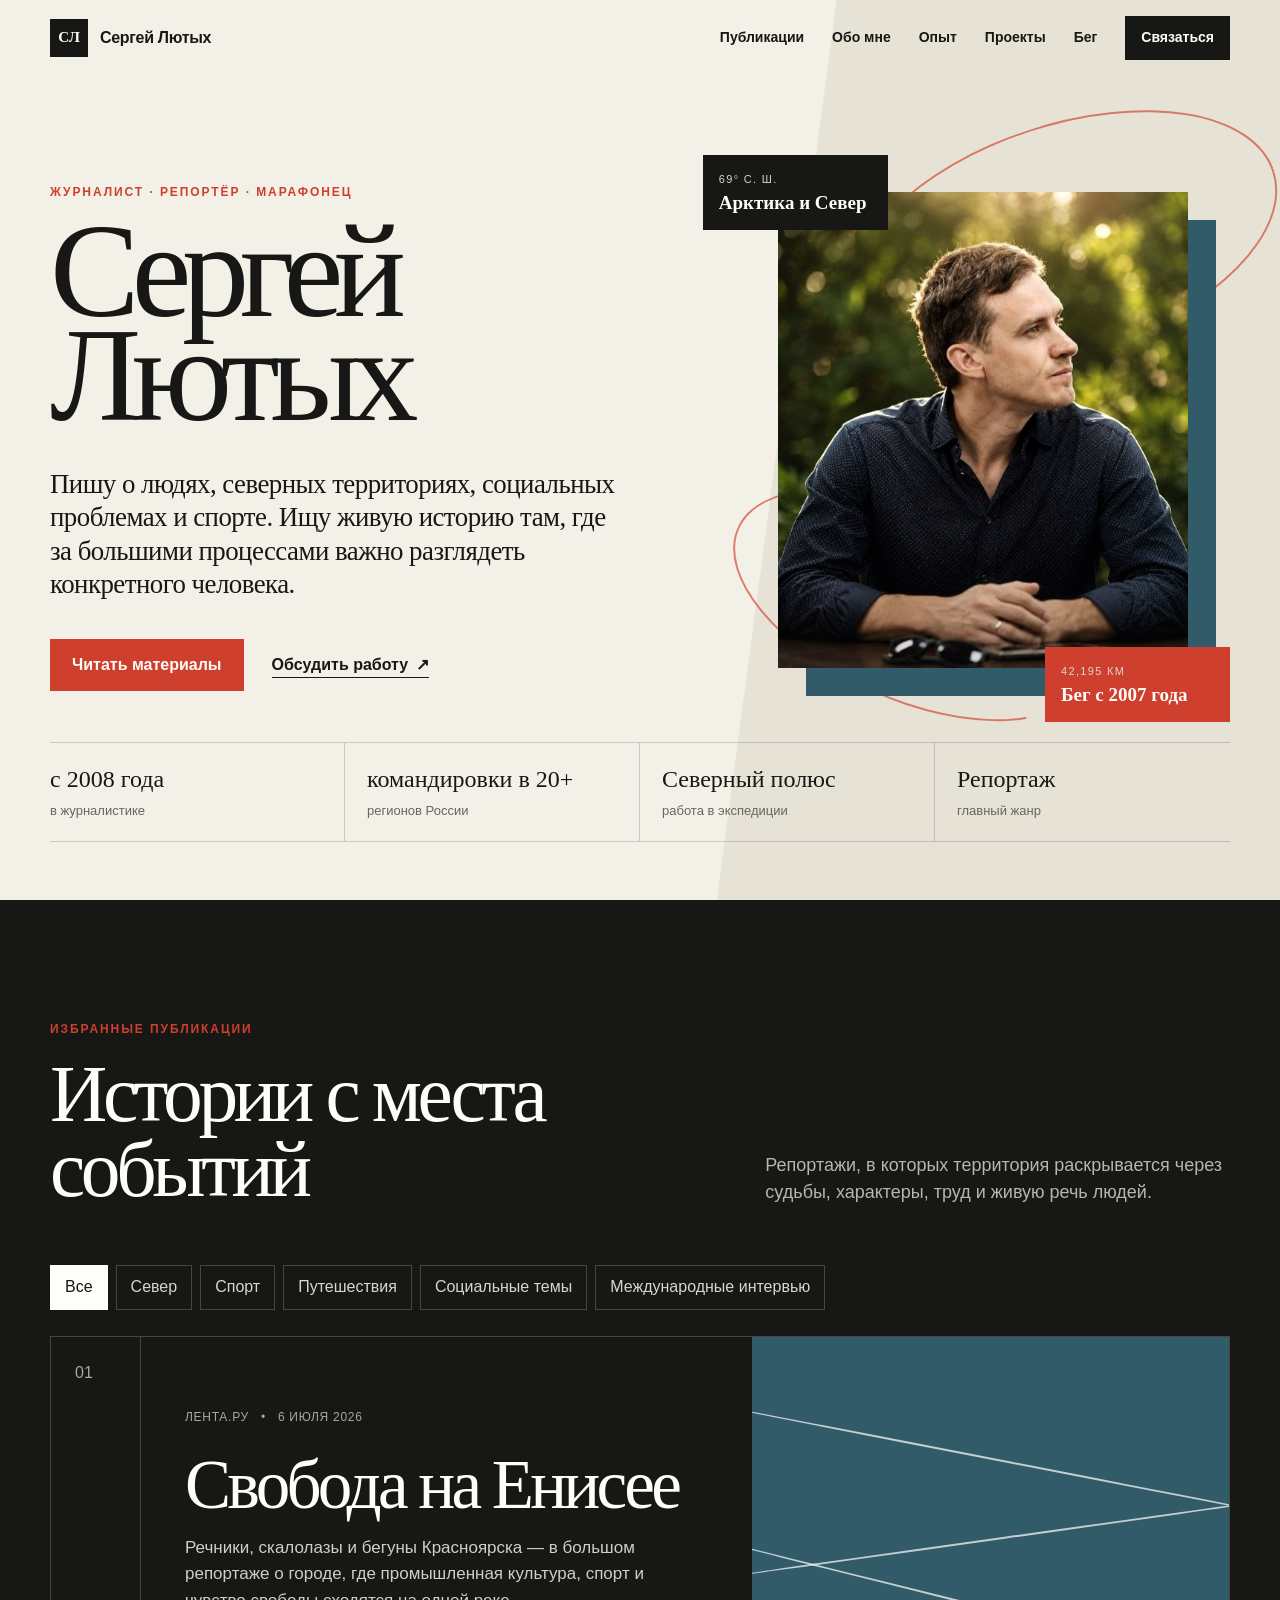
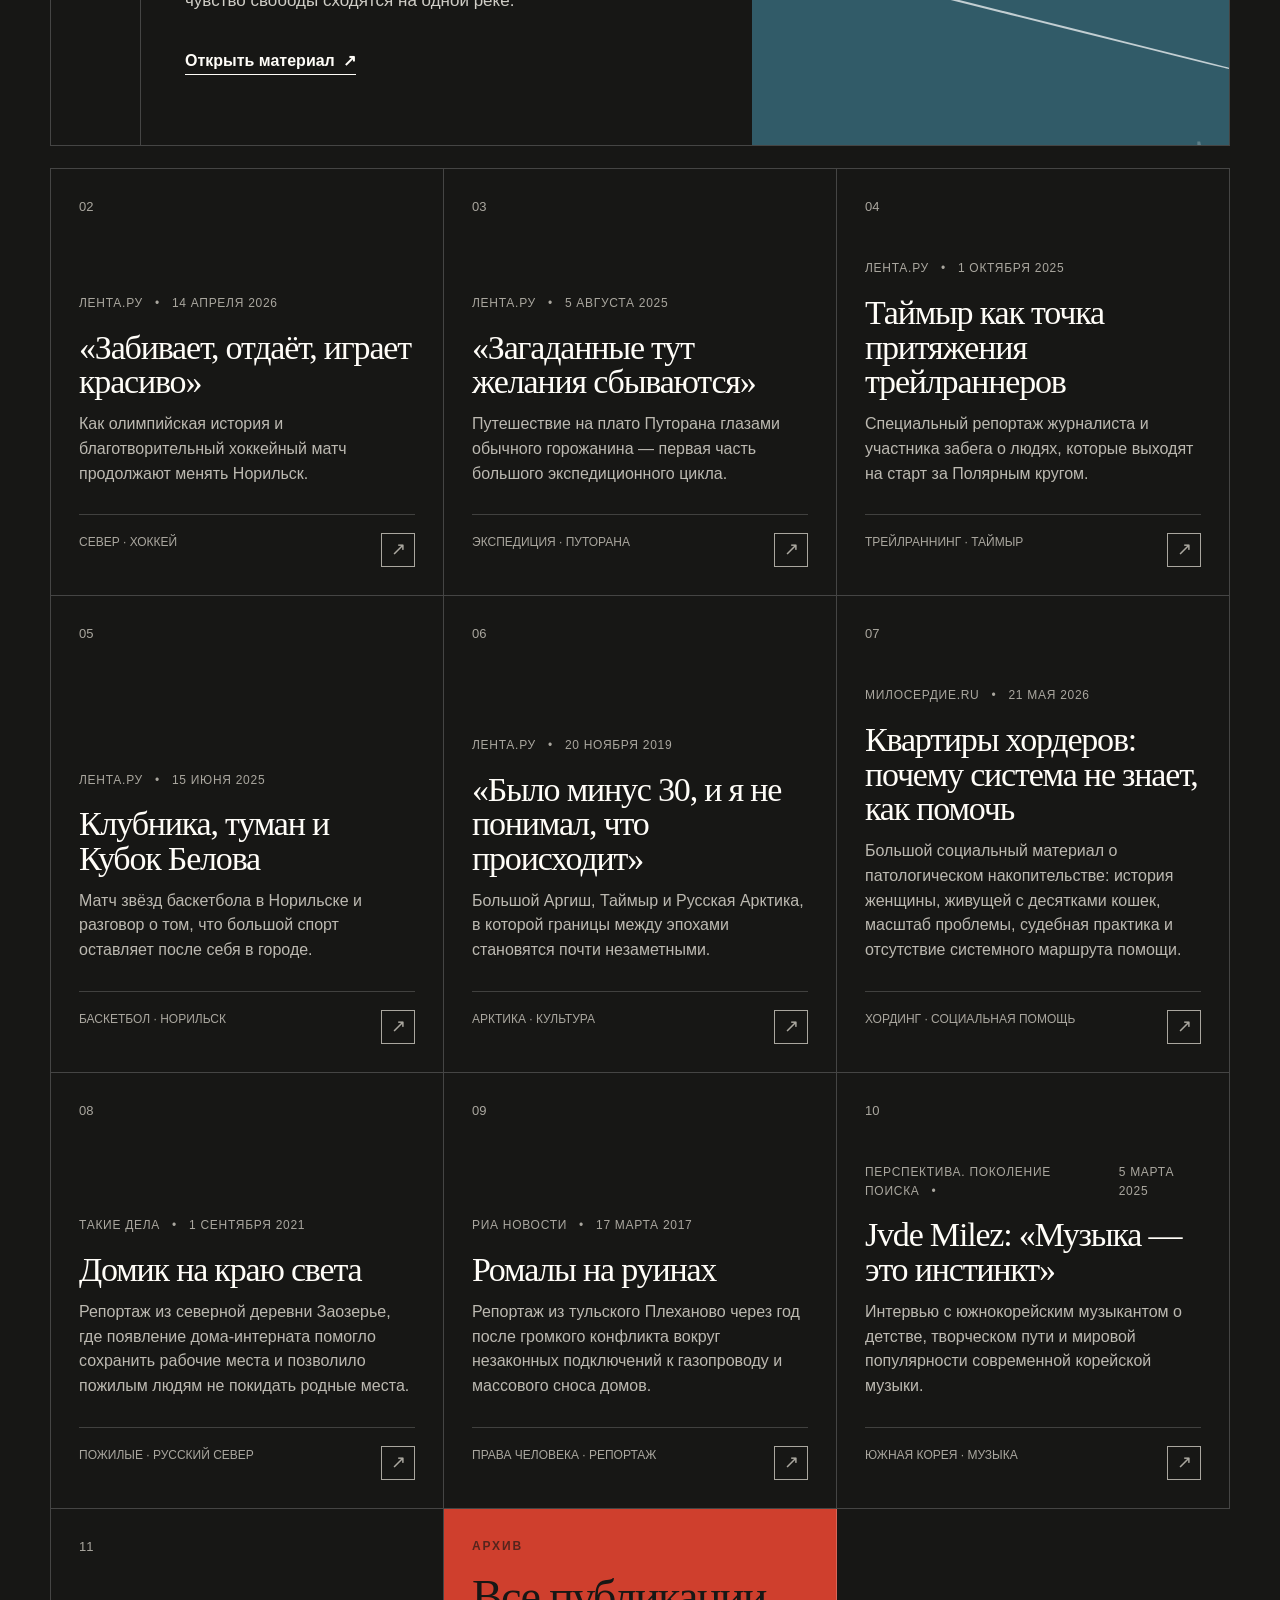
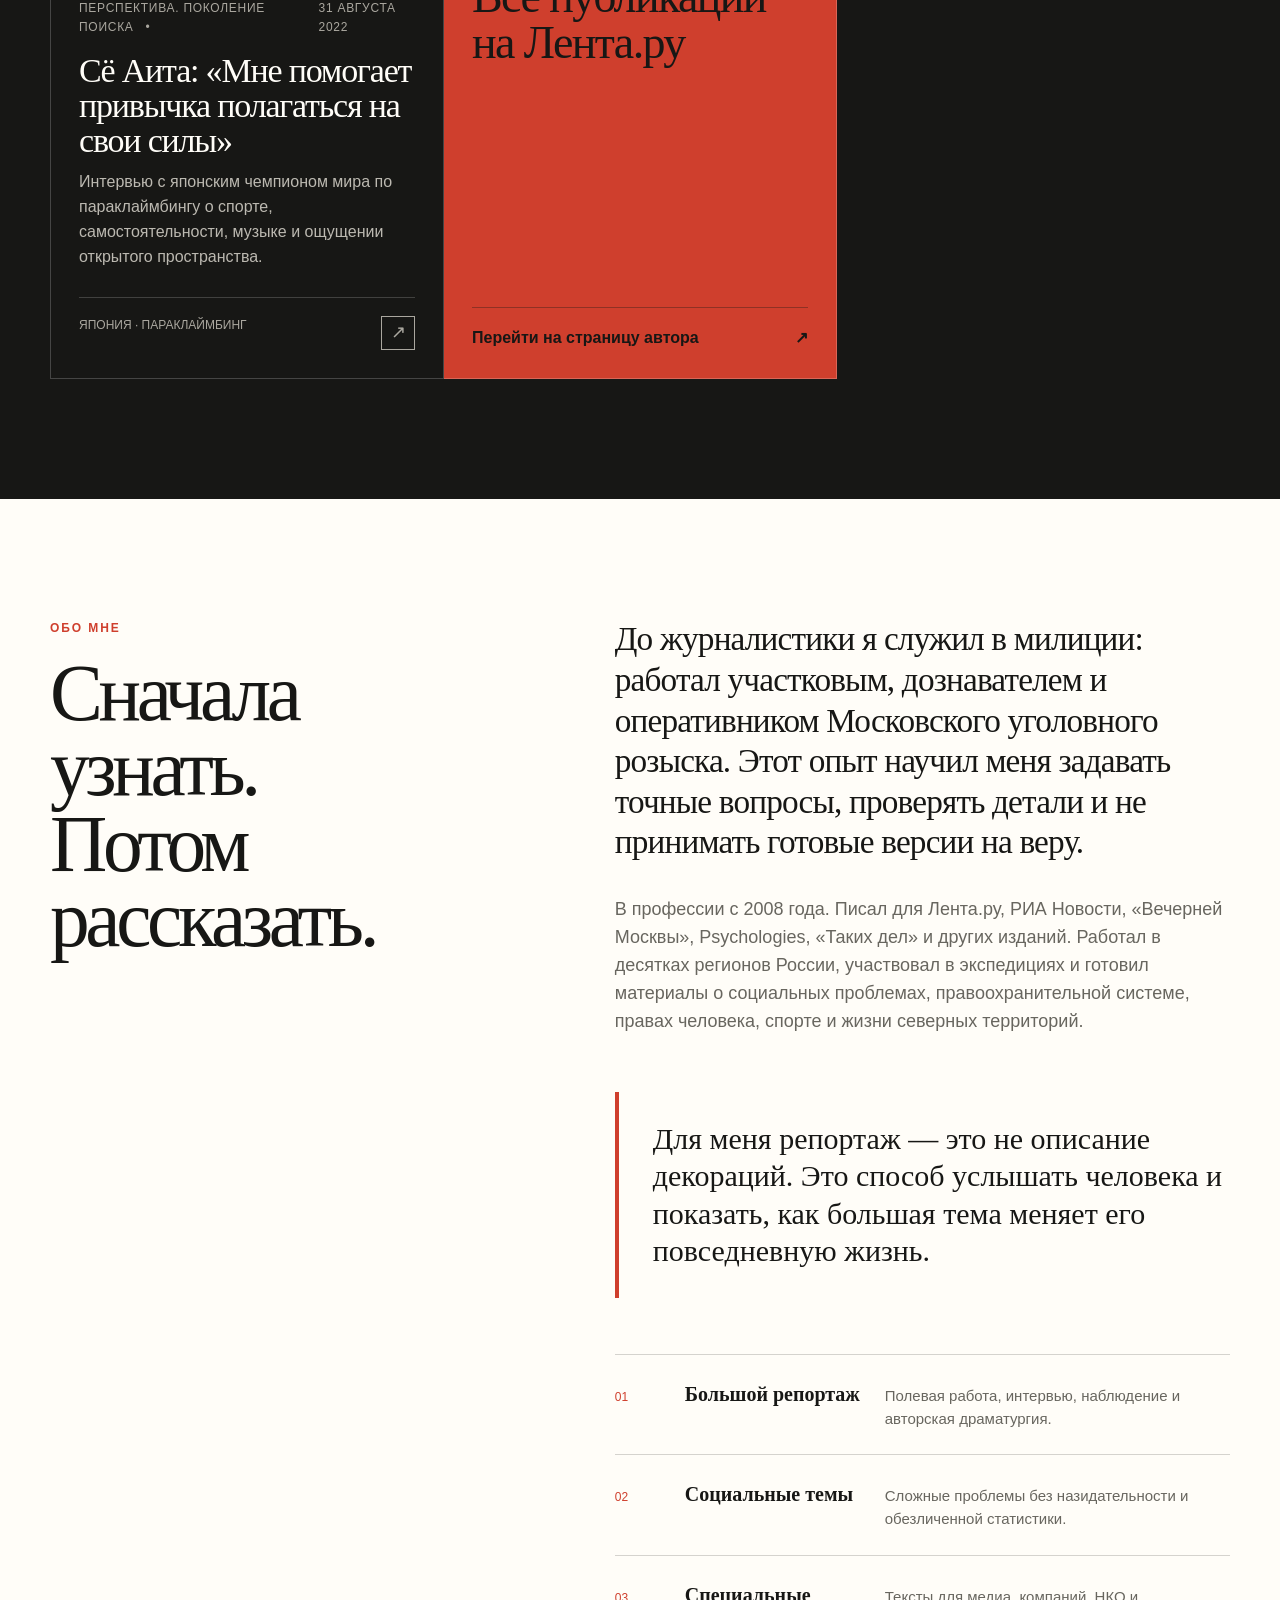
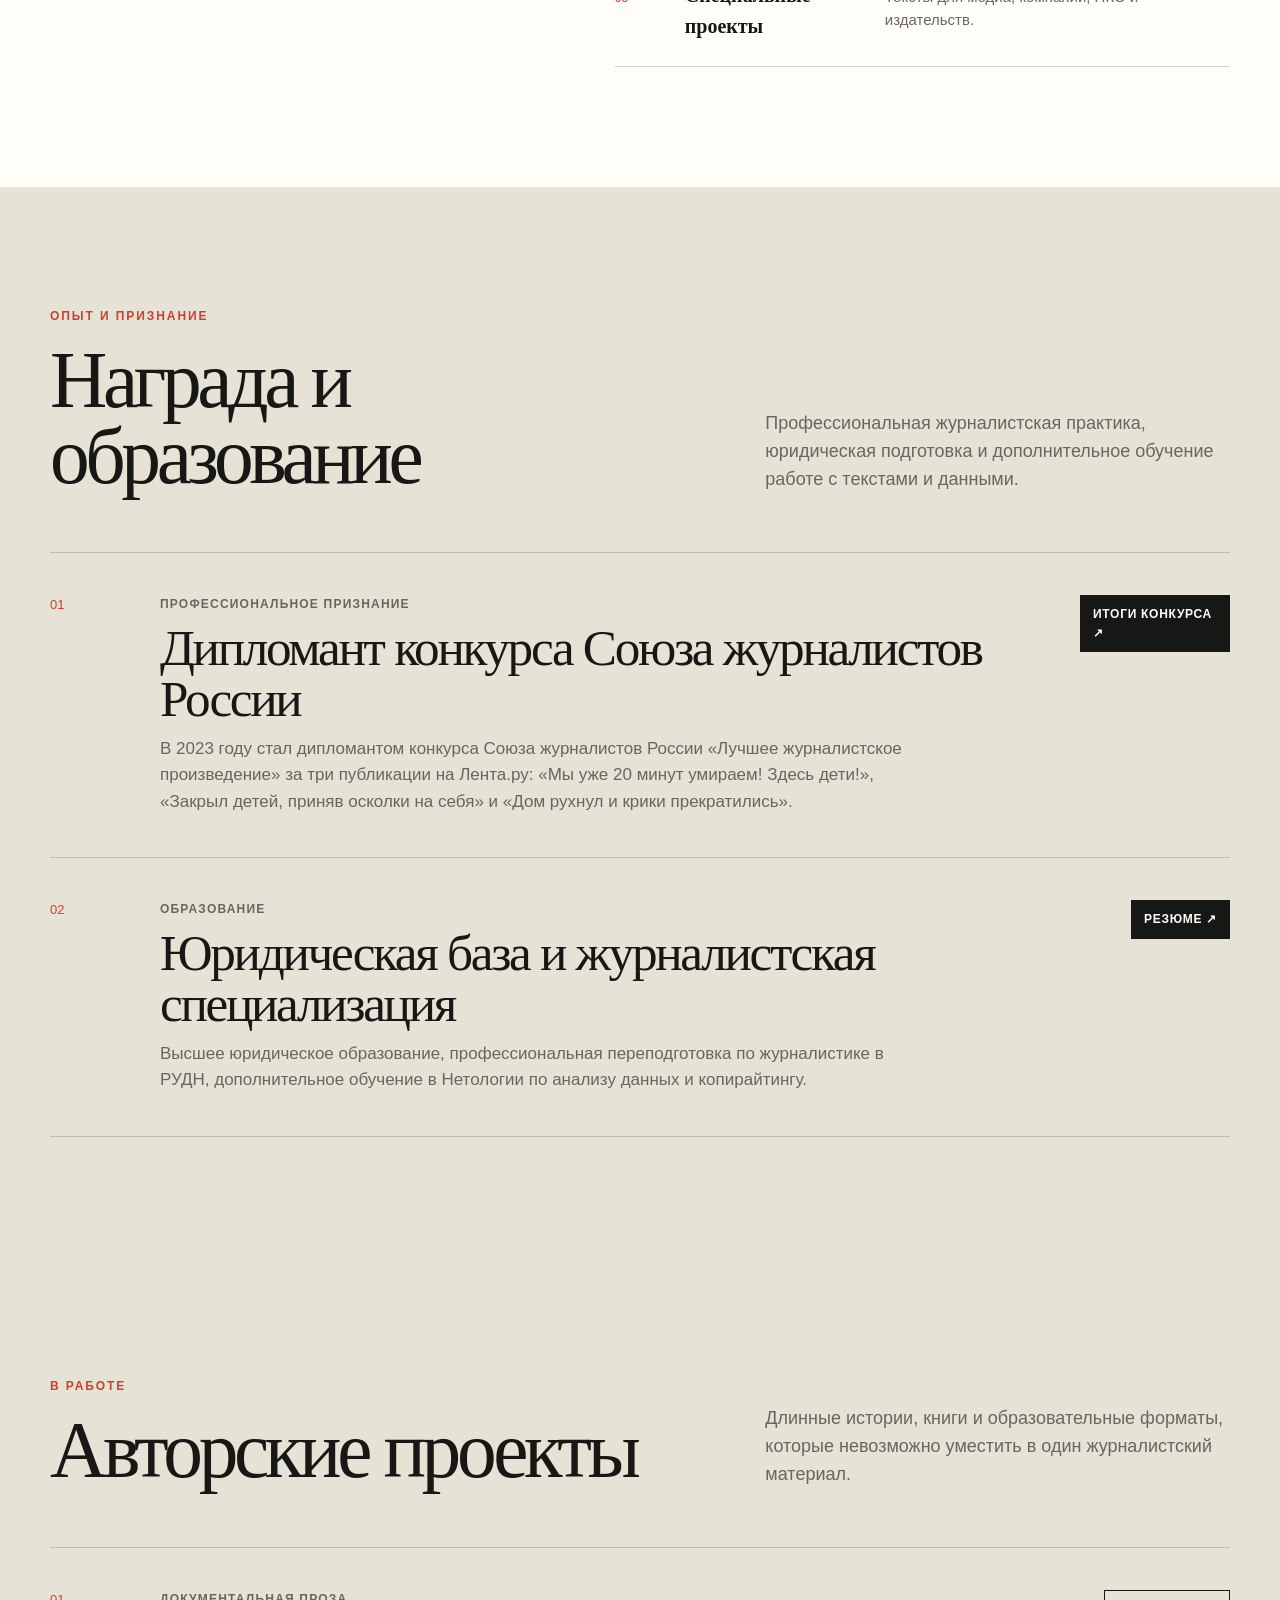
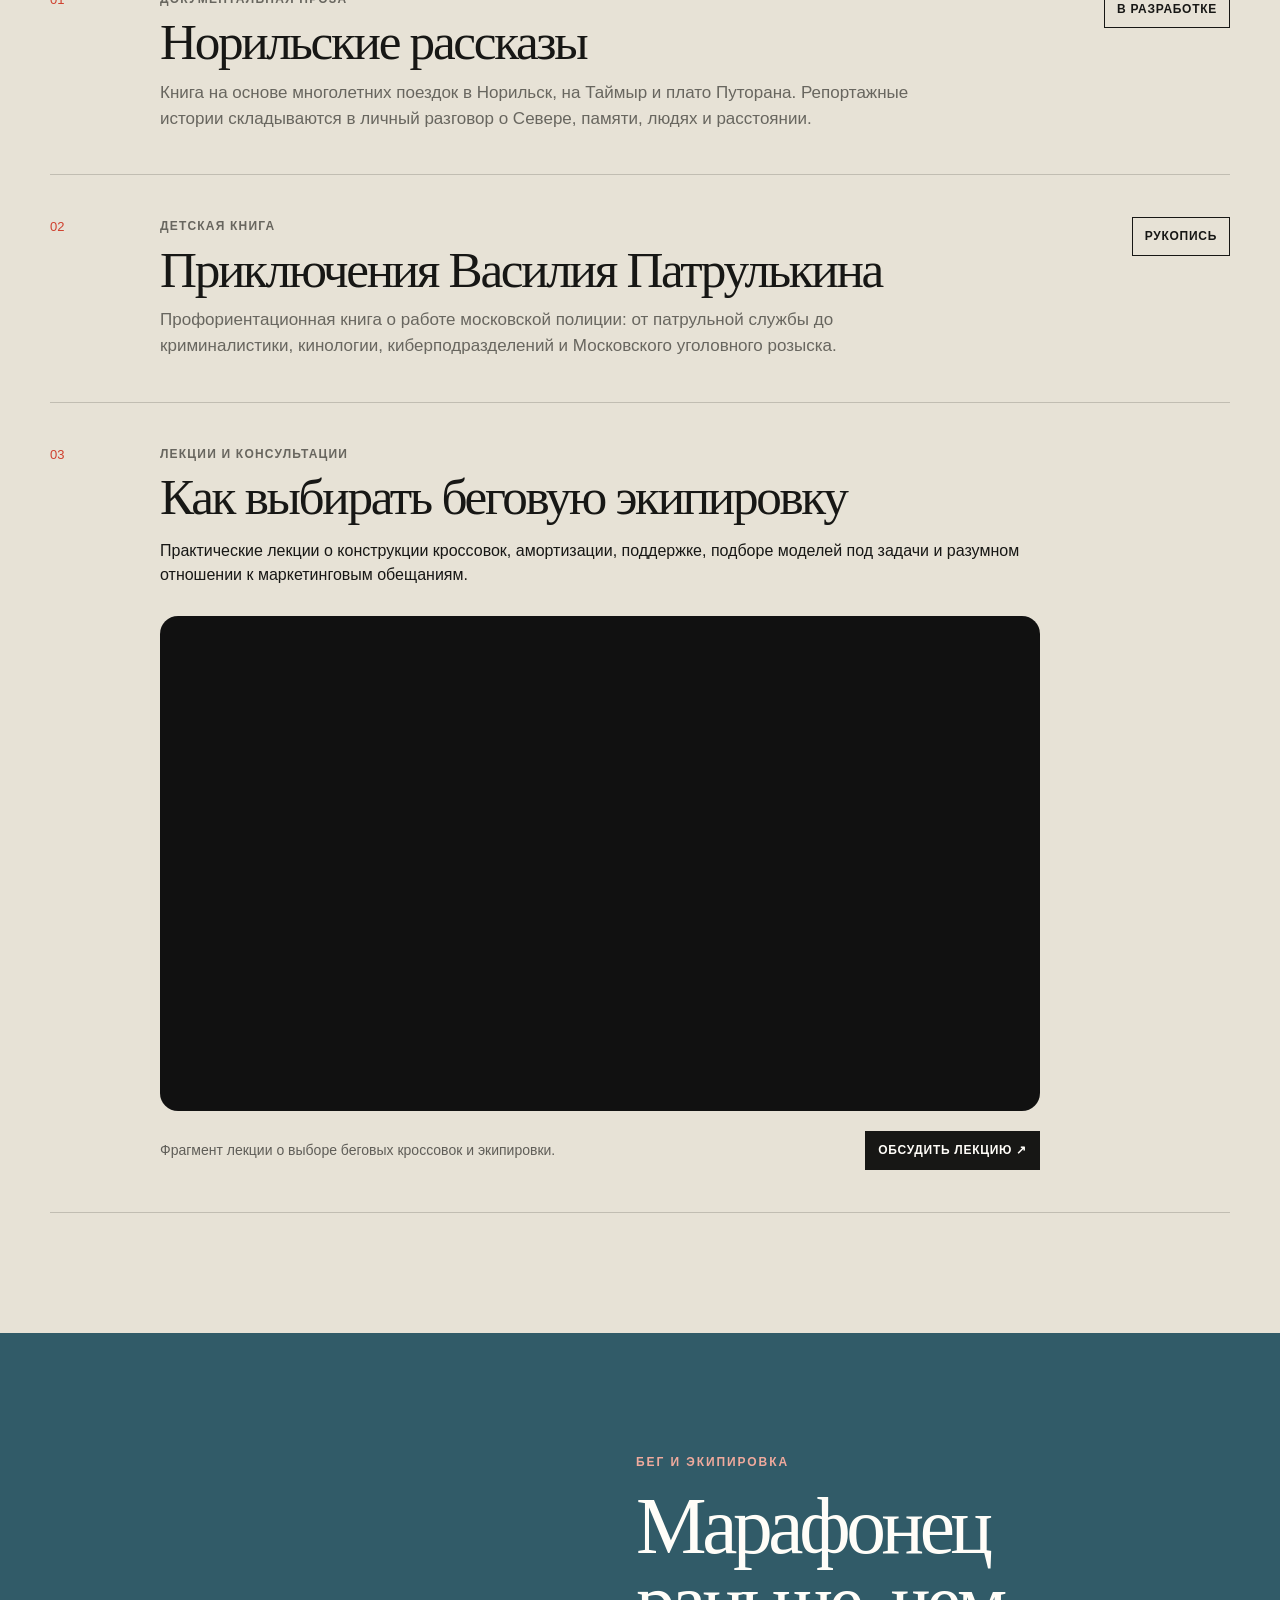
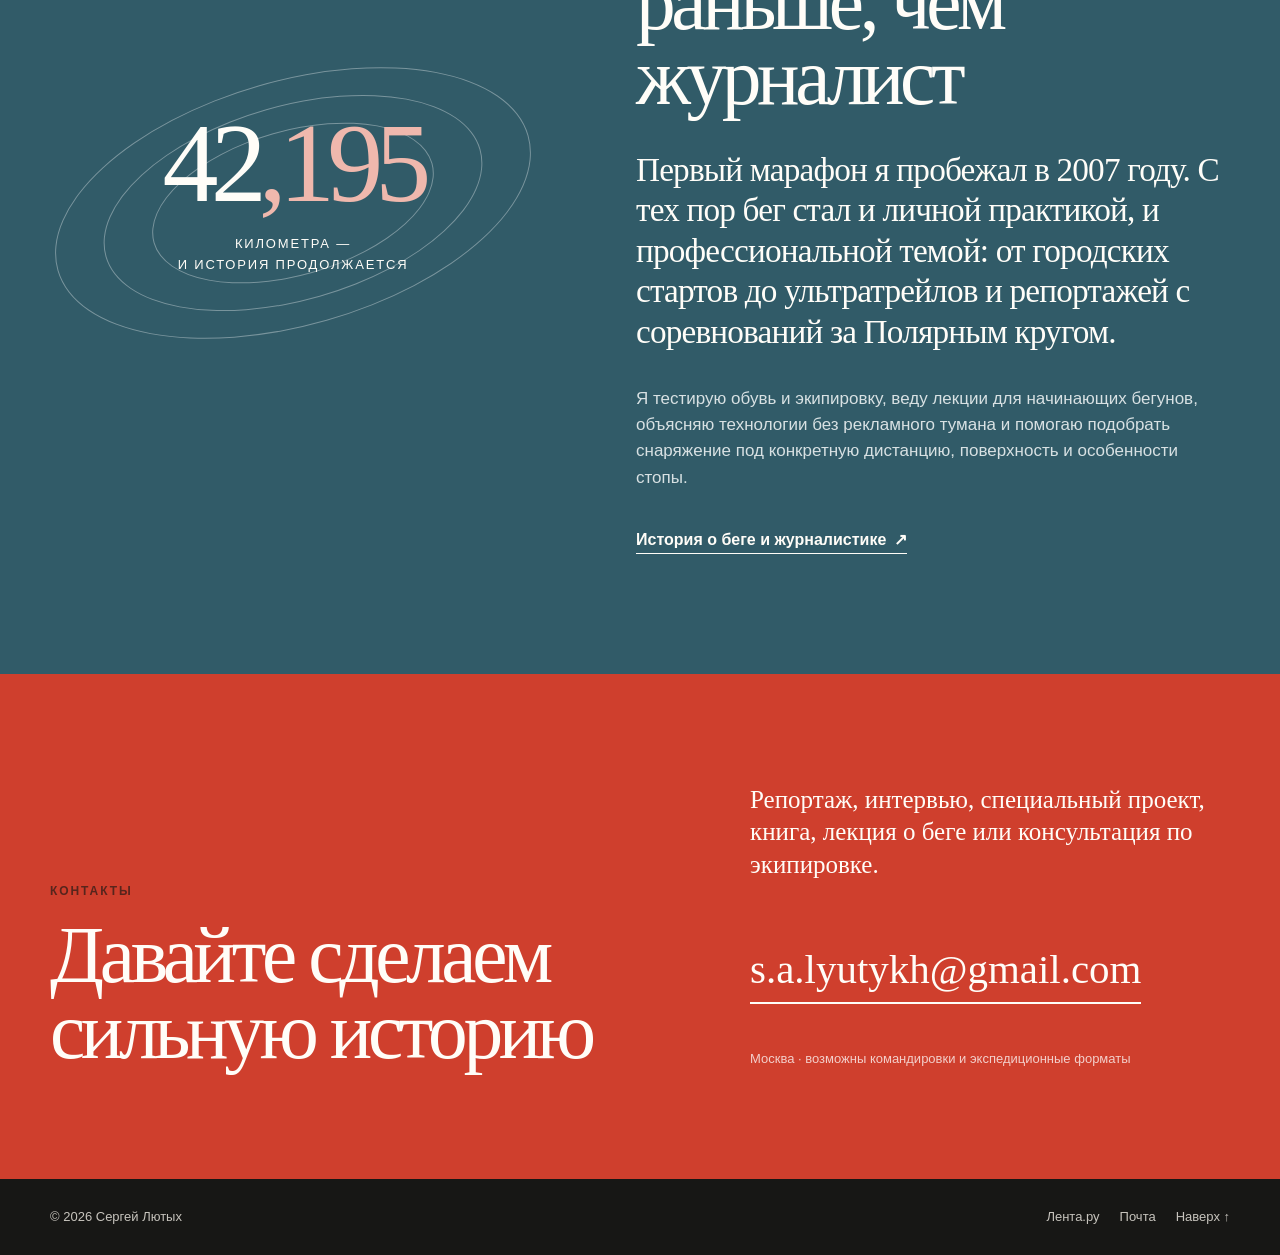
<file: index.html>
<!doctype html>
<html lang="ru">
<head>
  <meta charset="utf-8">
  <meta name="viewport" content="width=device-width, initial-scale=1">
  <meta name="theme-color" content="#171715">
  <meta name="description" content="Сергей Лютых — журналист, автор репортажей, марафонец и эксперт по беговой экипировке. Избранные публикации, проекты и контакты.">
  <meta name="author" content="Сергей Лютых">
  <meta property="og:type" content="website">
  <meta property="og:locale" content="ru_RU">
  <meta property="og:title" content="Сергей Лютых — журналист и автор репортажей">
  <meta property="og:description" content="Истории о людях, северных территориях, социальных проблемах и спорте.">
  <meta property="og:image" content="assets/sergey-lyutykh.jpg">
  <meta property="og:url" content="https://sergeylyutykh.ru/">
  <title>Сергей Лютых — журналист и автор репортажей</title>
  <link rel="icon" href="assets/favicon.svg" type="image/svg+xml">
  <link rel="stylesheet" href="styles.css">
  <script defer src="script.js"></script>
</head>
<body>
  <a class="skip-link" href="#content">Перейти к содержанию</a>

  <header class="site-header" data-header>
    <div class="shell header-inner">
      <a class="brand" href="#top" aria-label="Сергей Лютых — на главную">
        <span class="brand-mark">СЛ</span>
        <span class="brand-name">Сергей Лютых</span>
      </a>
      <button class="menu-button" type="button" aria-expanded="false" aria-controls="main-menu" data-menu-button>
        <span></span><span></span><span></span>
        <span class="sr-only">Открыть меню</span>
      </button>
      <nav class="main-nav" id="main-menu" aria-label="Основная навигация" data-menu>
  <a href="#publications">Публикации</a>
  <a href="#about">Обо мне</a>
  <a href="#experience">Опыт</a>
  <a href="#projects">Проекты</a>
  <a href="#running">Бег</a>
  <a class="nav-contact" href="#contact">Связаться</a>
</nav>
    </div>
  </header>

  <main id="content">
    <section class="hero" id="top">
      <div class="shell hero-grid">
        <div class="hero-copy reveal">
          <p class="eyebrow">Журналист · репортёр · марафонец</p>
          <h1>Сергей<br>Лютых</h1>
          <p class="hero-lead">Пишу о людях, северных территориях, социальных проблемах и спорте. Ищу живую историю там, где за большими процессами важно разглядеть конкретного человека.</p>
          <div class="hero-actions">
            <a class="button button-primary" href="#publications">Читать материалы</a>
            <a class="text-link" href="#contact">Обсудить работу <span aria-hidden="true">↗</span></a>
          </div>
        </div>

        <div class="hero-visual reveal" aria-label="Портрет Сергея Лютых">
          <div class="route route-one" aria-hidden="true"></div>
          <div class="route route-two" aria-hidden="true"></div>
          <div class="portrait-frame">
            <img src="assets/sergey-lyutykh.jpg" width="600" height="600" alt="Сергей Лютых">
          </div>
          <div class="visual-note note-north">
            <span>69° с. ш.</span>
            <strong>Арктика и Север</strong>
          </div>
          <div class="visual-note note-distance">
            <span>42,195 км</span>
            <strong>Бег с 2007 года</strong>
          </div>
        </div>
      </div>

      <div class="shell hero-facts reveal" aria-label="Краткие факты">
        <div><strong>c 2008 года</strong><span>в журналистике</span></div>
        <div><strong>командировки в 20+</strong><span>регионов России</span></div>
        <div><strong>Северный полюс</strong><span>работа в экспедиции</span></div>
        <div><strong>Репортаж</strong><span>главный жанр</span></div>
      </div>
    </section>

    <section class="section publications" id="publications">
      <div class="shell">
        <div class="section-heading reveal">
          <div>
            <p class="eyebrow">Избранные публикации</p>
            <h2>Истории с места событий</h2>
          </div>
          <p>Репортажи, в которых территория раскрывается через судьбы, характеры, труд и живую речь людей.</p>
        </div>

        <div class="filter-row reveal" aria-label="Фильтр публикаций">
  <button class="filter-button is-active" type="button" data-filter="all">Все</button>
  <button class="filter-button" type="button" data-filter="north">Север</button>
  <button class="filter-button" type="button" data-filter="sport">Спорт</button>
  <button class="filter-button" type="button" data-filter="travel">Путешествия</button>
  <button class="filter-button" type="button" data-filter="social">Социальные темы</button>
  <button class="filter-button" type="button" data-filter="international">Международные интервью</button>
</div>

        <article class="featured-story reveal" data-category="north sport">
          <div class="featured-index">01</div>
          <div class="featured-body">
            <div class="story-meta"><span>Лента.ру</span><time datetime="2026-07-06">6 июля 2026</time></div>
            <h3>Свобода на Енисее</h3>
            <p>Речники, скалолазы и бегуны Красноярска — в большом репортаже о городе, где промышленная культура, спорт и чувство свободы сходятся на одной реке.</p>
            <a class="story-link" href="https://lenta.ru/articles/2026/07/06/svoboda-na-enisee/" target="_blank" rel="noopener noreferrer">Открыть материал <span aria-hidden="true">↗</span></a>
          </div>
          <div class="featured-art" aria-hidden="true">
            <span class="river-line line-1"></span>
            <span class="river-line line-2"></span>
            <span class="river-line line-3"></span>
            <span class="art-word">Енисей</span>
          </div>
        </article>

        <div class="stories-grid" data-stories>
          <article class="story-card reveal" data-category="north sport">
            <div class="story-number">02</div>
            <div class="story-meta"><span>Лента.ру</span><time datetime="2026-04-14">14 апреля 2026</time></div>
            <h3>«Забивает, отдаёт, играет красиво»</h3>
            <p>Как олимпийская история и благотворительный хоккейный матч продолжают менять Норильск.</p>
            <div class="story-footer"><span>Север · хоккей</span><a href="https://lenta.ru/articles/2026/04/14/zabivaet-otdaet-igraet-krasivo/" target="_blank" rel="noopener noreferrer" aria-label="Открыть материал о хоккее в Норильске">↗</a></div>
          </article>

          <article class="story-card reveal" data-category="north travel">
            <div class="story-number">03</div>
            <div class="story-meta"><span>Лента.ру</span><time datetime="2025-08-05">5 августа 2025</time></div>
            <h3>«Загаданные тут желания сбываются»</h3>
            <p>Путешествие на плато Путорана глазами обычного горожанина — первая часть большого экспедиционного цикла.</p>
            <div class="story-footer"><span>Экспедиция · Путорана</span><a href="https://lenta.ru/articles/2025/08/05/zagadannye-tut-zhelaniya-k-sozhaleniyu-sbyvayutsya/" target="_blank" rel="noopener noreferrer" aria-label="Открыть материал о плато Путорана">↗</a></div>
          </article>

          <article class="story-card reveal" data-category="north sport travel">
            <div class="story-number">04</div>
            <div class="story-meta"><span>Лента.ру</span><time datetime="2025-10-01">1 октября 2025</time></div>
            <h3>Таймыр как точка притяжения трейлраннеров</h3>
            <p>Специальный репортаж журналиста и участника забега о людях, которые выходят на старт за Полярным кругом.</p>
            <div class="story-footer"><span>Трейлраннинг · Таймыр</span><a href="https://lenta.ru/articles/2025/10/01/gorki-ya-trenirovala-no-na-kurumnike-bylo-ochen-nepriyatno/" target="_blank" rel="noopener noreferrer" aria-label="Открыть материал о трейлраннинге на Таймыре">↗</a></div>
          </article>

          <article class="story-card reveal" data-category="north sport">
            <div class="story-number">05</div>
            <div class="story-meta"><span>Лента.ру</span><time datetime="2025-06-15">15 июня 2025</time></div>
            <h3>Клубника, туман и Кубок Белова</h3>
            <p>Матч звёзд баскетбола в Норильске и разговор о том, что большой спорт оставляет после себя в городе.</p>
            <div class="story-footer"><span>Баскетбол · Норильск</span><a href="https://lenta.ru/articles/2025/06/15/hoops/" target="_blank" rel="noopener noreferrer" aria-label="Открыть материал о баскетболе в Норильске">↗</a></div>
          </article>

          <article class="story-card reveal" data-category="north travel">
            <div class="story-number">06</div>
            <div class="story-meta"><span>Лента.ру</span><time datetime="2019-11-20">20 ноября 2019</time></div>
            <h3>«Было минус 30, и я не понимал, что происходит»</h3>
            <p>Большой Аргиш, Таймыр и Русская Арктика, в которой границы между эпохами становятся почти незаметными.</p>
            <div class="story-footer"><span>Арктика · культура</span><a href="https://lenta.ru/articles/2019/11/20/argish/" target="_blank" rel="noopener noreferrer" aria-label="Открыть материал о Большом Аргише">↗</a></div>
          </article>
<!-- Социальная журналистика -->

<article class="story-card reveal" data-category="social">
  <div class="story-number">07</div>

  <div class="story-meta">
    <span>Милосердие.ru</span>
    <time datetime="2026-05-21">21 мая 2026</time>
  </div>

  <h3>Квартиры хордеров: почему система не знает, как помочь</h3>

  <p>
    Большой социальный материал о патологическом накопительстве:
    история женщины, живущей с десятками кошек, масштаб проблемы,
    судебная практика и отсутствие системного маршрута помощи.
  </p>

  <div class="story-footer">
    <span>Хординг · социальная помощь</span>

    <a
      href="https://www.miloserdie.ru/article/v-moskve-pochti-850-kvartir-gde-zhivut-hordery-lyudi-kotorye-godami-kopyat-musor-i-nenuzhnye-veshhi-kak-im-pomoch-nikto-ne-znaet/"
      target="_blank"
      rel="noopener noreferrer"
      aria-label="Открыть материал о хордерах на Милосердие.ру">
      ↗
    </a>
  </div>
</article>

<article class="story-card reveal" data-category="social north">
  <div class="story-number">08</div>

  <div class="story-meta">
    <span>Такие дела</span>
    <time datetime="2021-09-01">1 сентября 2021</time>
  </div>

  <h3>Домик на краю света</h3>

  <p>
    Репортаж из северной деревни Заозерье, где появление дома-интерната
    помогло сохранить рабочие места и позволило пожилым людям
    не покидать родные места.
  </p>

  <div class="story-footer">
    <span>Пожилые · Русский Север</span>

    <a
      href="https://takiedela.ru/2021/09/domik-na-krayu-sveta/"
      target="_blank"
      rel="noopener noreferrer"
      aria-label="Открыть материал Домик на краю света">
      ↗
    </a>
  </div>
</article>

<article class="story-card reveal" data-category="social">
  <div class="story-number">09</div>

  <div class="story-meta">
    <span>РИА Новости</span>
    <time datetime="2017-03-17">17 марта 2017</time>
  </div>

  <h3>Ромалы на руинах</h3>

  <p>
    Репортаж из тульского Плеханово через год после громкого конфликта
    вокруг незаконных подключений к газопроводу и массового сноса домов.
  </p>

  <div class="story-footer">
    <span>Права человека · репортаж</span>

    <a
      href="https://ria.ru/20170317/1490088205.html"
      target="_blank"
      rel="noopener noreferrer"
      aria-label="Открыть материал Ромалы на руинах">
      ↗
    </a>
  </div>
</article>

<!-- Международная журналистика -->

<article class="story-card reveal" data-category="international">
  <div class="story-number">10</div>

  <div class="story-meta">
    <span>Перспектива. Поколение поиска</span>
    <time datetime="2025-03-05">5 марта 2025</time>
  </div>

  <h3>Jvde Milez: «Музыка — это инстинкт»</h3>

  <p>
    Интервью с южнокорейским музыкантом о детстве, творческом пути
    и мировой популярности современной корейской музыки.
  </p>

  <div class="story-footer">
    <span>Южная Корея · музыка</span>

    <a
      href="https://perspectum.info/jvde-milez/"
      target="_blank"
      rel="noopener noreferrer"
      aria-label="Открыть интервью с Jvde Milez">
      ↗
    </a>
  </div>
</article>

<article class="story-card reveal" data-category="international sport">
  <div class="story-number">11</div>

  <div class="story-meta">
    <span>Перспектива. Поколение поиска</span>
    <time datetime="2022-08-31">31 августа 2022</time>
  </div>

  <h3>Сё Аита: «Мне помогает привычка полагаться на свои силы»</h3>

  <p>
    Интервью с японским чемпионом мира по параклаймбингу о спорте,
    самостоятельности, музыке и ощущении открытого пространства.
  </p>

  <div class="story-footer">
    <span>Япония · параклаймбинг</span>

    <a
      href="https://perspectum.info/syo-aita/"
      target="_blank"
      rel="noopener noreferrer"
      aria-label="Открыть интервью с Сё Аитой">
      ↗
    </a>
  </div>
</article>
          <article class="story-card story-card-all reveal" data-category="all north sport travel">
            <div>
              <p class="eyebrow">Архив</p>
              <h3>Все публикации на Лента.ру</h3>
            </div>
            <a href="https://lenta.ru/parts/authors/lyutykh/" target="_blank" rel="noopener noreferrer">Перейти на страницу автора <span aria-hidden="true">↗</span></a>
          </article>
        </div>
      </div>
    </section>

    <section class="section about" id="about">
      <div class="shell about-grid">
        <div class="about-sticky reveal">
          <p class="eyebrow">Обо мне</p>
          <h2>Сначала узнать.<br>Потом рассказать.</h2>
        </div>
        <div class="about-copy reveal">
          <p class="lead-paragraph">До журналистики я служил в милиции: работал участковым, дознавателем и оперативником Московского уголовного розыска. Этот опыт научил меня задавать точные вопросы, проверять детали и не принимать готовые версии на веру.</p>
          <p>В профессии с 2008 года. Писал для Лента.ру, РИА Новости, «Вечерней Москвы», Psychologies, «Таких дел» и других изданий. Работал в десятках регионов России, участвовал в экспедициях и готовил материалы о социальных проблемах, правоохранительной системе, правах человека, спорте и жизни северных территорий.</p>
          <blockquote>
            <p>Для меня репортаж — это не описание декораций. Это способ услышать человека и показать, как большая тема меняет его повседневную жизнь.</p>
          </blockquote>
          <div class="about-list" aria-label="Направления работы">
            <div><span>01</span><strong>Большой репортаж</strong><p>Полевая работа, интервью, наблюдение и авторская драматургия.</p></div>
            <div><span>02</span><strong>Социальные темы</strong><p>Сложные проблемы без назидательности и обезличенной статистики.</p></div>
            <div><span>03</span><strong>Специальные проекты</strong><p>Тексты для медиа, компаний, НКО и издательств.</p></div>
          </div>
        </div>
      </div>
    </section>
<section class="section projects" id="experience">
  <div class="shell">

    <div class="section-heading reveal">
      <div>
        <p class="eyebrow">Опыт и признание</p>
        <h2>Награда и образование</h2>
      </div>

      <p>
        Профессиональная журналистская практика, юридическая подготовка
        и дополнительное обучение работе с текстами и данными.
      </p>
    </div>

    <div class="project-list">

      <article class="project-item reveal" id="award">
        <div class="project-number">01</div>

        <div class="project-content">
          <p class="project-type">Профессиональное признание</p>

          <h3>Дипломант конкурса Союза журналистов России</h3>

          <p>
            В 2023 году стал дипломантом конкурса Союза журналистов России
            «Лучшее журналистское произведение» за три публикации на Лента.ру:
            «Мы уже 20 минут умираем! Здесь дети!»,
            «Закрыл детей, приняв осколки на себя»
            и «Дом рухнул и крики прекратились».
          </p>
        </div>

        <a
          class="project-action"
          href="https://ruj.ru/news/podvedeny-itogi-konkursa-soyuza-zhurnalistov-rossii-na-luchshee-zhurnalistskoe-proizvedenie-2023-goda-20176"
          target="_blank"
          rel="noopener noreferrer">
          Итоги конкурса <span aria-hidden="true">↗</span>
        </a>
      </article>

      <article class="project-item reveal" id="education">
        <div class="project-number">02</div>

        <div class="project-content">
          <p class="project-type">Образование</p>

          <h3>Юридическая база и журналистская специализация</h3>

          <p>
            Высшее юридическое образование, профессиональная переподготовка
            по журналистике в РУДН, дополнительное обучение в Нетологии
            по анализу данных и копирайтингу.
          </p>
        </div>

        <a
          class="project-action"
          href="https://disk.yandex.ru/i/ZOWgs90PrPV2pw"
          target="_blank"
          rel="noopener noreferrer">
          Резюме <span aria-hidden="true">↗</span>
        </a>
      </article>

    </div>
  </div>
</section>
    <section class="section projects" id="projects">
      <div class="shell">
        <div class="section-heading reveal">
          <div>
            <p class="eyebrow">В работе</p>
            <h2>Авторские проекты</h2>
          </div>
          <p>Длинные истории, книги и образовательные форматы, которые невозможно уместить в один журналистский материал.</p>
        </div>

        <div class="project-list">
          <article class="project-item reveal">
            <div class="project-number">01</div>
            <div class="project-content">
              <p class="project-type">Документальная проза</p>
              <h3>Норильские рассказы</h3>
              <p>Книга на основе многолетних поездок в Норильск, на Таймыр и плато Путорана. Репортажные истории складываются в личный разговор о Севере, памяти, людях и расстоянии.</p>
            </div>
            <div class="project-status">В разработке</div>
          </article>

          <article class="project-item reveal">
            <div class="project-number">02</div>
            <div class="project-content">
              <p class="project-type">Детская книга</p>
              <h3>Приключения Василия Патрулькина</h3>
              <p>Профориентационная книга о работе московской полиции: от патрульной службы до криминалистики, кинологии, киберподразделений и Московского уголовного розыска.</p>
            </div>
            <div class="project-status">Рукопись</div>
          </article>

<article class="project-item project-item--lecture reveal">
  <div class="project-number">03</div>

  <div class="project-content">
    <p class="project-type">Лекции и консультации</p>

    <h3>Как выбирать беговую экипировку</h3>

    <p>
      Практические лекции о конструкции кроссовок, амортизации,
      поддержке, подборе моделей под задачи и разумном отношении
      к маркетинговым обещаниям.
    </p>

    <div class="lecture-video">
      <iframe
        src="https://vkvideo.ru/video_ext.php?oid=-45599639&id=456243952&hash=c65a00e3782721dc&hd=3"
        title="Лекция Сергея Лютых о выборе беговой экипировки"
        loading="lazy"
        allow="autoplay; encrypted-media; fullscreen; picture-in-picture; screen-wake-lock;"
        allowfullscreen>
      </iframe>
    </div>

    <div class="lecture-footer">
      <p class="lecture-caption">
        Фрагмент лекции о выборе беговых кроссовок и экипировки.
      </p>

      <a
        class="project-action project-action--lecture"
        href="#contact"
        aria-label="Связаться по поводу лекции">
        Обсудить лекцию <span aria-hidden="true">↗</span>
      </a>
    </div>
  </div>
</article>
        </div>
      </div>
    </section>

    <section class="section running" id="running">
      <div class="shell running-grid">
        <div class="running-graphic reveal" aria-hidden="true">
          <div class="track-ring ring-1"></div>
          <div class="track-ring ring-2"></div>
          <div class="track-ring ring-3"></div>
          <div class="distance-mark">42<span>,195</span></div>
          <p>километра —<br>и история продолжается</p>
        </div>
        <div class="running-copy reveal">
          <p class="eyebrow">Бег и экипировка</p>
          <h2>Марафонец раньше, чем журналист</h2>
          <p class="lead-paragraph">Первый марафон я пробежал в 2007 году. С тех пор бег стал и личной практикой, и профессиональной темой: от городских стартов до ультратрейлов и репортажей с соревнований за Полярным кругом.</p>
          <p>Я тестирую обувь и экипировку, веду лекции для начинающих бегунов, объясняю технологии без рекламного тумана и помогаю подобрать снаряжение под конкретную дистанцию, поверхность и особенности стопы.</p>
          <a class="text-link" href="https://newrunners.ru/mag/sergey-lyutykh-glavnyy-redaktor-newrunners-o-sebe-i-begovom-bratstve/" target="_blank" rel="noopener noreferrer">История о беге и журналистике <span aria-hidden="true">↗</span></a>
        </div>
      </div>
    </section>

    <section class="contact" id="contact">
      <div class="shell contact-grid reveal">
        <div>
          <p class="eyebrow">Контакты</p>
          <h2>Давайте сделаем<br>сильную историю</h2>
        </div>
        <div class="contact-copy">
          <p>Репортаж, интервью, специальный проект, книга, лекция о беге или консультация по экипировке.</p>
          <a class="contact-email" href="mailto:s.a.lyutykh@gmail.com">s.a.lyutykh@gmail.com</a>
          <p class="contact-note">Москва · возможны командировки и экспедиционные форматы</p>
        </div>
      </div>
    </section>
  </main>

  <footer class="site-footer">
    <div class="shell footer-inner">
      <p>© <span data-year>2026</span> Сергей Лютых</p>
      <div>
        <a href="https://lenta.ru/parts/authors/lyutykh/" target="_blank" rel="noopener noreferrer">Лента.ру</a>
        <a href="mailto:s.a.lyutykh@gmail.com">Почта</a>
        <a href="#top">Наверх ↑</a>
      </div>
    </div>
  </footer>
</body>
</html>
</file>
<file: styles.css>
:root {
  --ink: #171715;
  --paper: #f3f0e7;
  --paper-deep: #e7e2d6;
  --white: #fffdf8;
  --red: #cf3f2d;
  --blue: #315b68;
  --muted: #68665f;
  --line: rgba(23, 23, 21, 0.18);
  --shell: min(1180px, calc(100vw - 48px));
  --serif: Georgia, "Times New Roman", serif;
  --sans: Inter, ui-sans-serif, -apple-system, BlinkMacSystemFont, "Segoe UI", Arial, sans-serif;
}

* { box-sizing: border-box; }
html { scroll-behavior: smooth; }
body {
  margin: 0;
  color: var(--ink);
  background: var(--paper);
  font-family: var(--sans);
  line-height: 1.55;
  text-rendering: optimizeLegibility;
}
body.menu-open { overflow: hidden; }
a { color: inherit; }
img { max-width: 100%; display: block; }
button, input, textarea { font: inherit; }
::selection { color: var(--white); background: var(--red); }

.sr-only {
  position: absolute;
  width: 1px;
  height: 1px;
  padding: 0;
  margin: -1px;
  overflow: hidden;
  clip: rect(0, 0, 0, 0);
  white-space: nowrap;
  border: 0;
}
.skip-link {
  position: fixed;
  z-index: 1000;
  top: 8px;
  left: 8px;
  padding: 10px 14px;
  color: var(--white);
  background: var(--ink);
  transform: translateY(-150%);
}
.skip-link:focus { transform: translateY(0); }
.shell { width: var(--shell); margin-inline: auto; }

.site-header {
  position: fixed;
  z-index: 50;
  top: 0;
  right: 0;
  left: 0;
  border-bottom: 1px solid transparent;
  transition: background 180ms ease, border-color 180ms ease, backdrop-filter 180ms ease;
}
.site-header.is-scrolled {
  background: color-mix(in srgb, var(--paper) 88%, transparent);
  border-color: var(--line);
  backdrop-filter: blur(14px);
}
.header-inner {
  min-height: 76px;
  display: flex;
  align-items: center;
  justify-content: space-between;
  gap: 30px;
}
.brand {
  display: inline-flex;
  align-items: center;
  gap: 12px;
  text-decoration: none;
  font-weight: 700;
}
.brand-mark {
  width: 38px;
  height: 38px;
  display: grid;
  place-items: center;
  color: var(--white);
  background: var(--ink);
  font-family: var(--serif);
  font-size: 15px;
}
.brand-name { letter-spacing: -0.02em; }
.main-nav { display: flex; align-items: center; gap: 28px; }
.main-nav a {
  text-decoration: none;
  font-size: 14px;
  font-weight: 650;
}
.main-nav a:not(.nav-contact) { position: relative; }
.main-nav a:not(.nav-contact)::after {
  content: "";
  position: absolute;
  right: 0;
  bottom: -6px;
  left: 0;
  height: 1px;
  background: currentColor;
  transform: scaleX(0);
  transform-origin: right;
  transition: transform 180ms ease;
}
.main-nav a:hover::after { transform: scaleX(1); transform-origin: left; }
.nav-contact {
  padding: 11px 16px;
  color: var(--white);
  background: var(--ink);
}
.menu-button { display: none; }

.hero {
  min-height: 100vh;
  padding: 132px 0 42px;
  position: relative;
  overflow: hidden;
}
.hero::before {
  content: "";
  position: absolute;
  top: 0;
  right: -8vw;
  width: 52vw;
  height: 100%;
  background: var(--paper-deep);
  clip-path: polygon(18% 0, 100% 0, 100% 100%, 0 100%);
}
.hero-grid {
  position: relative;
  z-index: 1;
  min-height: 610px;
  display: grid;
  grid-template-columns: 1.05fr 0.95fr;
  align-items: center;
  gap: 70px;
}
.eyebrow {
  margin: 0 0 18px;
  color: var(--red);
  font-size: 12px;
  font-weight: 800;
  letter-spacing: 0.16em;
  text-transform: uppercase;
}
.hero h1 {
  margin: 0;
  font-family: var(--serif);
  font-size: clamp(74px, 10.5vw, 154px);
  font-weight: 500;
  line-height: 0.77;
  letter-spacing: -0.07em;
}
.hero-lead {
  max-width: 680px;
  margin: 42px 0 0;
  font-family: var(--serif);
  font-size: clamp(21px, 2.1vw, 30px);
  line-height: 1.24;
  letter-spacing: -0.02em;
}
.hero-actions { margin-top: 38px; display: flex; align-items: center; gap: 28px; }
.button {
  display: inline-flex;
  min-height: 52px;
  align-items: center;
  justify-content: center;
  padding: 0 22px;
  text-decoration: none;
  font-weight: 750;
}
.button-primary { color: var(--white); background: var(--red); }
.button-primary:hover { background: #b93425; }
.text-link {
  display: inline-flex;
  align-items: center;
  gap: 8px;
  text-decoration: none;
  border-bottom: 1px solid currentColor;
  font-weight: 750;
}
.text-link span { transition: transform 180ms ease; }
.text-link:hover span { transform: translate(3px, -3px); }

.hero-visual { position: relative; min-height: 570px; }
.portrait-frame {
  position: absolute;
  z-index: 3;
  top: 40px;
  right: 8%;
  width: min(410px, 78%);
  aspect-ratio: 1 / 1.16;
  overflow: hidden;
  box-shadow: 28px 28px 0 var(--blue);
}
.portrait-frame::after {
  content: "";
  position: absolute;
  inset: 0;
  background: linear-gradient(180deg, transparent 55%, rgba(23, 23, 21, 0.18));
  pointer-events: none;
}
.portrait-frame img { width: 100%; height: 100%; object-fit: cover; filter: saturate(0.82) contrast(1.06); }
.route {
  position: absolute;
  z-index: 1;
  border: 2px solid var(--red);
  border-radius: 50%;
  opacity: 0.65;
}
.route-one { top: -28px; right: -55px; width: 440px; height: 230px; transform: rotate(-18deg); border-left-color: transparent; }
.route-two { bottom: 22px; left: 18px; width: 380px; height: 190px; transform: rotate(24deg); border-right-color: transparent; }
.visual-note {
  position: absolute;
  z-index: 5;
  width: 185px;
  padding: 16px;
  color: var(--white);
  background: var(--ink);
}
.visual-note span { display: block; margin-bottom: 5px; color: #d8d6cf; font-size: 11px; letter-spacing: 0.12em; text-transform: uppercase; }
.visual-note strong { display: block; font-family: var(--serif); font-size: 19px; line-height: 1.1; }
.note-north { top: 3px; left: 0; }
.note-distance { right: 0; bottom: 0; background: var(--red); }
.hero-facts {
  position: relative;
  z-index: 2;
  display: grid;
  grid-template-columns: repeat(4, 1fr);
  border-top: 1px solid var(--line);
  border-bottom: 1px solid var(--line);
}
.hero-facts div { min-height: 92px; padding: 18px 22px; border-right: 1px solid var(--line); }
.hero-facts div:first-child { padding-left: 0; }
.hero-facts div:last-child { border-right: 0; }
.hero-facts strong { display: block; font-family: var(--serif); font-size: 24px; font-weight: 500; }
.hero-facts span { color: var(--muted); font-size: 13px; }

.section { padding: 120px 0; }
.section-heading {
  display: grid;
  grid-template-columns: 1fr 0.72fr;
  gap: 70px;
  align-items: end;
  margin-bottom: 58px;
}
.section-heading h2,
.about h2,
.running h2,
.contact h2 {
  margin: 0;
  font-family: var(--serif);
  font-size: clamp(48px, 6.2vw, 88px);
  font-weight: 500;
  line-height: 0.95;
  letter-spacing: -0.055em;
}
.section-heading > p { margin: 0; color: var(--muted); font-size: 18px; }

.publications { background: var(--ink); color: var(--white); }
.publications .section-heading > p { color: #b7b5ae; }
.filter-row { display: flex; flex-wrap: wrap; gap: 8px; margin-bottom: 26px; }
.filter-button {
  padding: 9px 14px;
  color: #d7d5cf;
  border: 1px solid rgba(255, 255, 255, 0.2);
  background: transparent;
  cursor: pointer;
}
.filter-button:hover,
.filter-button.is-active { color: var(--ink); background: var(--white); border-color: var(--white); }
.featured-story {
  min-height: 410px;
  display: grid;
  grid-template-columns: 90px 1fr 0.78fr;
  border: 1px solid rgba(255, 255, 255, 0.2);
  margin-bottom: 22px;
}
.featured-story.is-hidden,
.story-card.is-hidden { display: none; }
.featured-index { padding: 24px; border-right: 1px solid rgba(255, 255, 255, 0.2); color: #aaa79f; }
.featured-body { padding: 44px; align-self: center; }
.story-meta { display: flex; align-items: center; gap: 12px; color: #aaa79f; font-size: 12px; letter-spacing: 0.06em; text-transform: uppercase; }
.story-meta span::after { content: "•"; margin-left: 12px; }
.featured-body h3 { max-width: 650px; margin: 26px 0 16px; font-family: var(--serif); font-size: clamp(48px, 5.4vw, 78px); font-weight: 500; line-height: 0.95; letter-spacing: -0.055em; }
.featured-body p { max-width: 640px; color: #d0cec7; font-size: 17px; }
.story-link { display: inline-flex; gap: 8px; margin-top: 18px; color: var(--white); text-decoration: none; border-bottom: 1px solid currentColor; font-weight: 700; }
.featured-art { position: relative; overflow: hidden; background: var(--blue); }
.art-word { position: absolute; right: -36px; bottom: 7px; font-family: var(--serif); font-size: clamp(80px, 10vw, 150px); line-height: 0.8; opacity: 0.22; transform: rotate(-90deg); transform-origin: bottom right; }
.river-line { position: absolute; left: -15%; width: 135%; height: 2px; background: rgba(255, 255, 255, 0.7); border-radius: 50%; }
.line-1 { top: 30%; transform: rotate(11deg); }
.line-2 { top: 49%; transform: rotate(-8deg); }
.line-3 { top: 67%; transform: rotate(14deg); }
.stories-grid { display: grid; grid-template-columns: repeat(3, 1fr); border-top: 1px solid rgba(255, 255, 255, 0.2); border-left: 1px solid rgba(255, 255, 255, 0.2); }
.story-card { min-height: 380px; padding: 28px; display: flex; flex-direction: column; border-right: 1px solid rgba(255, 255, 255, 0.2); border-bottom: 1px solid rgba(255, 255, 255, 0.2); transition: background 180ms ease, color 180ms ease; }
.story-card:hover:not(.story-card-all) { color: var(--ink); background: var(--white); }
.story-card:hover:not(.story-card-all) .story-meta,
.story-card:hover:not(.story-card-all) .story-footer { color: var(--muted); }
.story-number { margin-bottom: auto; color: #aaa79f; font-size: 13px; }
.story-card .story-meta { margin-top: 42px; }
.story-card h3 { margin: 18px 0 12px; font-family: var(--serif); font-size: 34px; font-weight: 500; line-height: 1.02; letter-spacing: -0.035em; }
.story-card > p { margin: 0; color: #bcb9b1; }
.story-card:hover > p { color: #55534e; }
.story-footer { margin-top: 28px; padding-top: 18px; border-top: 1px solid rgba(255, 255, 255, 0.18); display: flex; justify-content: space-between; color: #aaa79f; font-size: 12px; text-transform: uppercase; }
.story-card:hover .story-footer { border-color: var(--line); }
.story-footer a { display: grid; width: 34px; height: 34px; place-items: center; border: 1px solid currentColor; text-decoration: none; font-size: 18px; }
.story-card-all { justify-content: space-between; color: var(--ink); background: var(--red); }
.story-card-all .eyebrow { color: var(--ink); opacity: 0.65; }
.story-card-all h3 { font-size: 46px; }
.story-card-all a { display: inline-flex; justify-content: space-between; gap: 10px; padding-top: 18px; border-top: 1px solid rgba(23, 23, 21, 0.35); text-decoration: none; font-weight: 750; }

.about { background: var(--white); }
.about-grid { display: grid; grid-template-columns: 0.85fr 1.15fr; gap: 110px; }
.about-sticky { align-self: start; position: sticky; top: 130px; }
.about-copy { font-size: 18px; }
.lead-paragraph { margin-top: 0; font-family: var(--serif); font-size: clamp(25px, 2.6vw, 38px); line-height: 1.22; letter-spacing: -0.025em; }
.about-copy > p:not(.lead-paragraph) { color: var(--muted); }
blockquote { margin: 56px 0; padding: 28px 0 28px 34px; border-left: 4px solid var(--red); }
blockquote p { margin: 0; font-family: var(--serif); font-size: 30px; line-height: 1.25; }
.about-list { border-top: 1px solid var(--line); }
.about-list > div { display: grid; grid-template-columns: 50px 180px 1fr; gap: 20px; padding: 24px 0; border-bottom: 1px solid var(--line); align-items: baseline; }
.about-list span { color: var(--red); font-size: 12px; }
.about-list strong { font-family: var(--serif); font-size: 20px; }
.about-list p { margin: 0; color: var(--muted); font-size: 15px; }

.projects { background: var(--paper-deep); }
.project-list { border-top: 1px solid var(--line); }
.project-item { display: grid; grid-template-columns: 70px 1fr 150px; gap: 40px; align-items: start; padding: 42px 0; border-bottom: 1px solid var(--line); }
.project-number { color: var(--red); font-size: 13px; }
.project-type { margin: 0 0 8px; color: var(--muted); font-size: 12px; font-weight: 700; letter-spacing: 0.1em; text-transform: uppercase; }
.project-content h3 { margin: 0 0 12px; font-family: var(--serif); font-size: clamp(36px, 4vw, 58px); font-weight: 500; line-height: 1; letter-spacing: -0.045em; }
.project-content > p:last-child { max-width: 760px; margin: 0; color: var(--muted); font-size: 17px; }
.project-status, .project-action { justify-self: end; padding: 9px 12px; border: 1px solid var(--ink); font-size: 12px; font-weight: 700; text-decoration: none; text-transform: uppercase; letter-spacing: 0.06em; }
.project-action { color: var(--white); background: var(--ink); }

.running { color: var(--white); background: var(--blue); overflow: hidden; }
.running-grid { display: grid; grid-template-columns: 0.9fr 1.1fr; gap: 100px; align-items: center; }
.running-graphic { min-height: 520px; position: relative; display: grid; place-content: center; text-align: center; }
.track-ring { position: absolute; inset: 50% auto auto 50%; border: 1px solid rgba(255, 255, 255, 0.35); border-radius: 50%; transform: translate(-50%, -50%) rotate(-16deg); }
.ring-1 { width: 490px; height: 245px; }
.ring-2 { width: 390px; height: 195px; }
.ring-3 { width: 290px; height: 145px; }
.distance-mark { position: relative; z-index: 2; font-family: var(--serif); font-size: 112px; line-height: 0.8; letter-spacing: -0.07em; }
.distance-mark span { color: #efb8ad; }
.running-graphic p { position: relative; z-index: 2; margin-top: 26px; font-size: 13px; letter-spacing: 0.14em; text-transform: uppercase; }
.running-copy .eyebrow { color: #f0aa9d; }
.running-copy h2 { max-width: 700px; }
.running-copy .lead-paragraph { margin-top: 34px; }
.running-copy > p:not(.lead-paragraph):not(.eyebrow) { color: #d8e1e3; font-size: 17px; }
.running-copy .text-link { margin-top: 20px; }

.contact { padding: 110px 0; color: var(--white); background: var(--red); }
.contact .eyebrow { color: var(--ink); opacity: 0.65; }
.contact-grid { display: grid; grid-template-columns: 1fr 0.8fr; gap: 100px; align-items: end; }
.contact-copy > p:first-child { max-width: 530px; margin-top: 0; font-family: var(--serif); font-size: 25px; line-height: 1.3; }
.contact-email { display: inline-block; margin: 32px 0; font-family: var(--serif); font-size: clamp(28px, 3.2vw, 48px); text-decoration: none; border-bottom: 2px solid currentColor; }
.contact-note { margin-bottom: 0; color: rgba(255, 255, 255, 0.75); font-size: 13px; }
.site-footer { padding: 28px 0; color: #c7c4bd; background: var(--ink); }
.footer-inner { display: flex; align-items: center; justify-content: space-between; gap: 25px; font-size: 13px; }
.footer-inner p { margin: 0; }
.footer-inner div { display: flex; gap: 20px; }
.footer-inner a { text-decoration: none; }
.footer-inner a:hover { color: var(--white); }

.reveal { opacity: 0; transform: translateY(24px); transition: opacity 600ms ease, transform 600ms ease; }
.reveal.is-visible { opacity: 1; transform: translateY(0); }

@media (max-width: 1000px) {
  :root { --shell: min(100% - 36px, 900px); }
  .hero-grid { grid-template-columns: 1fr; gap: 20px; }
  .hero { padding-top: 118px; }
  .hero::before { width: 74vw; height: 52%; top: auto; bottom: 0; }
  .hero-visual { min-height: 530px; }
  .hero-facts { grid-template-columns: repeat(2, 1fr); }
  .hero-facts div:nth-child(2) { border-right: 0; }
  .hero-facts div:nth-child(-n+2) { border-bottom: 1px solid var(--line); }
  .featured-story { grid-template-columns: 70px 1fr; }
  .featured-art { display: none; }
  .stories-grid { grid-template-columns: repeat(2, 1fr); }
  .about-grid, .running-grid, .contact-grid { grid-template-columns: 1fr; gap: 54px; }
  .about-sticky { position: static; }
  .running-graphic { min-height: 430px; }
  .contact-copy { max-width: 700px; }
}

@media (max-width: 760px) {
  :root { --shell: calc(100vw - 28px); }
  .site-header.is-scrolled { background: rgba(243, 240, 231, 0.96); }
  .header-inner { min-height: 66px; }
  .brand-name { display: none; }
  .menu-button {
    width: 44px;
    height: 44px;
    display: grid;
    place-content: center;
    gap: 5px;
    border: 0;
    background: transparent;
    cursor: pointer;
  }
  .menu-button span:not(.sr-only) { width: 24px; height: 2px; display: block; background: var(--ink); transition: transform 180ms ease, opacity 180ms ease; }
  .menu-button[aria-expanded="true"] span:nth-child(1) { transform: translateY(7px) rotate(45deg); }
  .menu-button[aria-expanded="true"] span:nth-child(2) { opacity: 0; }
  .menu-button[aria-expanded="true"] span:nth-child(3) { transform: translateY(-7px) rotate(-45deg); }
  .main-nav {
    position: fixed;
    inset: 66px 0 0;
    padding: 42px 28px;
    display: flex;
    flex-direction: column;
    align-items: stretch;
    gap: 0;
    color: var(--white);
    background: var(--ink);
    transform: translateX(100%);
    transition: transform 220ms ease;
  }
  .main-nav.is-open { transform: translateX(0); }
  .main-nav a { padding: 18px 0; border-bottom: 1px solid rgba(255, 255, 255, 0.18); font-family: var(--serif); font-size: 30px; font-weight: 500; }
  .nav-contact { margin-top: 22px; padding: 16px !important; text-align: center; color: var(--ink); background: var(--white); }
  .hero { min-height: auto; padding-top: 108px; }
  .hero h1 { font-size: clamp(72px, 24vw, 110px); }
  .hero-lead { margin-top: 32px; font-size: 22px; }
  .hero-actions { align-items: flex-start; flex-direction: column; gap: 20px; }
  .hero-visual { min-height: 430px; }
  .portrait-frame { top: 36px; right: 3%; width: 82%; box-shadow: 18px 18px 0 var(--blue); }
  .visual-note { width: 150px; padding: 12px; }
  .visual-note strong { font-size: 16px; }
  .note-distance { right: 0; bottom: 8px; }
  .route-one { width: 300px; height: 160px; }
  .route-two { width: 270px; height: 135px; }
  .hero-facts { margin-top: 18px; }
  .hero-facts div { min-height: 82px; padding: 16px 12px; }
  .hero-facts div:first-child { padding-left: 12px; }
  .hero-facts strong { font-size: 19px; }
  .hero-facts span { font-size: 11px; }
  .section { padding: 82px 0; }
  .section-heading { grid-template-columns: 1fr; gap: 24px; margin-bottom: 40px; }
  .section-heading h2, .about h2, .running h2, .contact h2 { font-size: clamp(45px, 14vw, 68px); }
  .featured-story { min-height: auto; grid-template-columns: 1fr; }
  .featured-index { border-right: 0; border-bottom: 1px solid rgba(255, 255, 255, 0.2); }
  .featured-body { padding: 30px 24px 36px; }
  .featured-body h3 { font-size: 47px; }
  .stories-grid { grid-template-columns: 1fr; }
  .story-card { min-height: 350px; }
  .about-grid { gap: 42px; }
  .about-list > div { grid-template-columns: 40px 1fr; }
  .about-list p { grid-column: 2; }
  blockquote { margin: 42px 0; padding-left: 24px; }
  blockquote p { font-size: 26px; }
  .project-item { grid-template-columns: 40px 1fr; gap: 20px; }
  .project-status, .project-action { grid-column: 2; justify-self: start; }
  .running-grid { gap: 30px; }
  .running-graphic { min-height: 350px; }
  .ring-1 { width: 340px; height: 170px; }
  .ring-2 { width: 270px; height: 135px; }
  .ring-3 { width: 200px; height: 100px; }
  .distance-mark { font-size: 76px; }
  .contact { padding: 82px 0; }
  .contact-grid { gap: 42px; }
  .contact-email { overflow-wrap: anywhere; }
  .footer-inner { align-items: flex-start; flex-direction: column; }
  .footer-inner div { flex-wrap: wrap; }
}

@media (prefers-reduced-motion: reduce) {
  html { scroll-behavior: auto; }
  *, *::before, *::after { animation-duration: 0.01ms !important; animation-iteration-count: 1 !important; transition-duration: 0.01ms !important; }
  .reveal { opacity: 1; transform: none; }
}
.project-item--lecture {
  align-items: flex-start;
}

.project-item--lecture .project-content {
  width: 100%;
  max-width: none;
}

.lecture-video {
  position: relative;
  width: 100%;
  margin-top: 28px;
  overflow: hidden;
  aspect-ratio: 16 / 9;
  background: #111;
  border-radius: 18px;
}

.lecture-video iframe {
  position: absolute;
  inset: 0;
  width: 100%;
  height: 100%;
  border: 0;
}

.lecture-footer {
  display: flex;
  align-items: center;
  justify-content: space-between;
  gap: 24px;
  margin-top: 20px;
}

.lecture-caption {
  margin: 0;
  font-size: 14px;
  line-height: 1.5;
  opacity: 0.65;
}

.project-action--lecture {
  flex-shrink: 0;
  white-space: nowrap;
}

@media (max-width: 768px) {
  .lecture-video {
    margin-top: 22px;
    border-radius: 12px;
  }

  .lecture-footer {
    flex-direction: column;
    align-items: flex-start;
    gap: 16px;
  }
}
</file>
